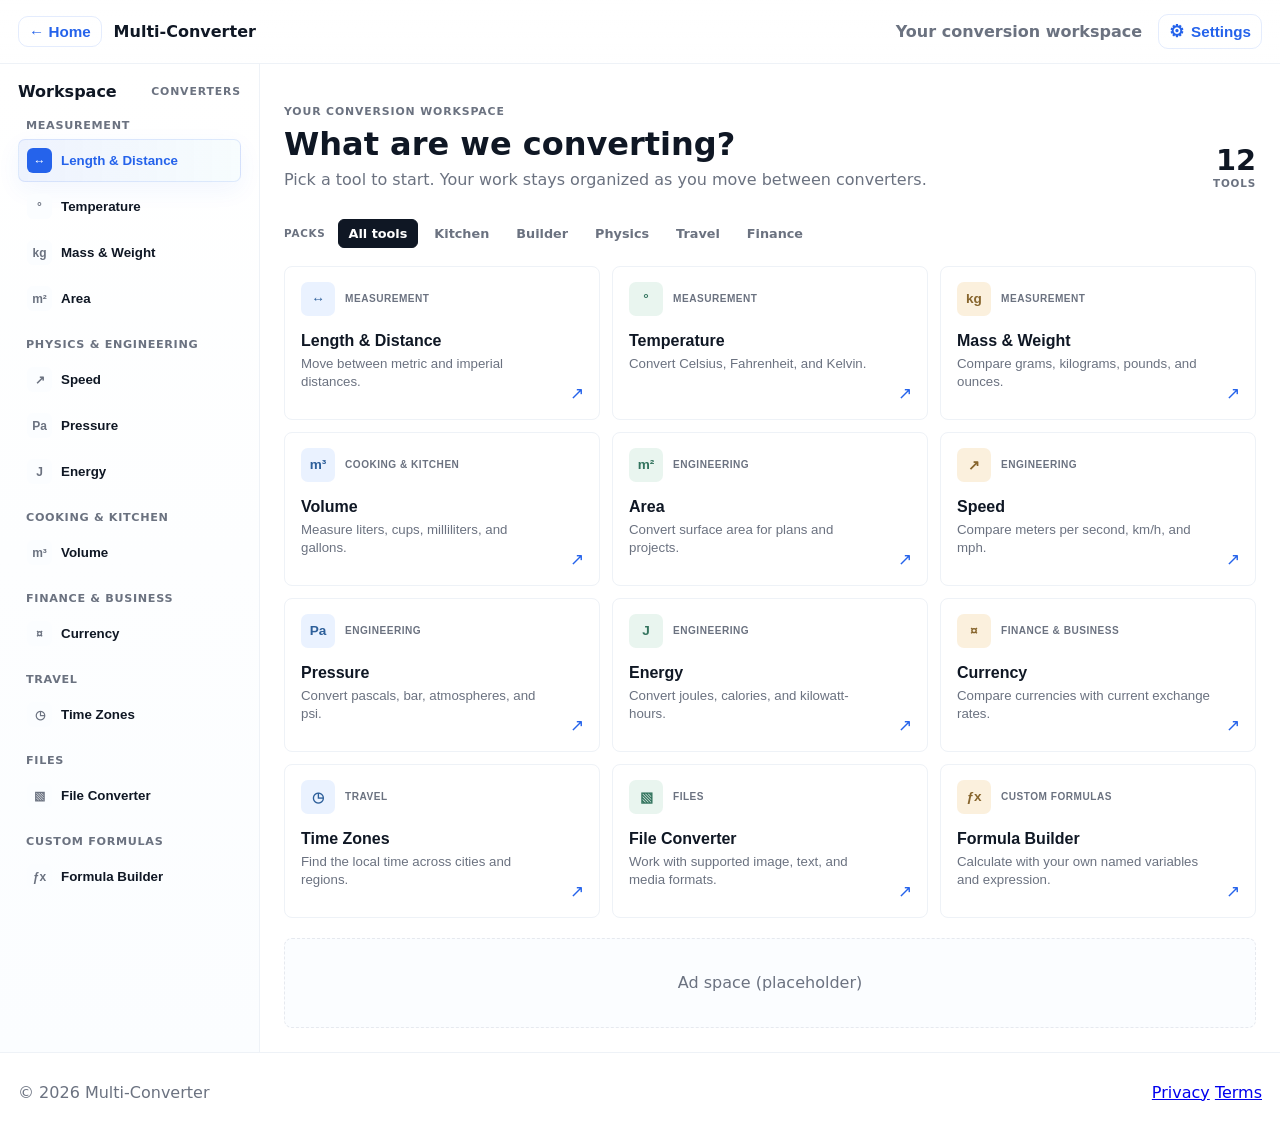
<file: index.html>
<!doctype html>
<html lang="en">
<head>
  <meta charset="utf-8" />
  <meta name="viewport" content="width=device-width,initial-scale=1" />
  <title>Multi-Converter</title>
  <link rel="stylesheet" href="css/styles.css" />
</head>
<body>
  <div class="app" id="app">
    <header class="site-header">
      <div class="header-left">
        <button id="homeBtn" class="btn ghost small">← Home</button>
        <div class="logo">Multi-Converter</div>
      </div>
      <div class="header-right">
        <span class="header-tagline">Your conversion workspace</span>
        <div class="settings-menu">
          <button id="settingsBtn" class="btn ghost small settings-button" type="button" aria-expanded="false" aria-controls="settingsPanel">
            <span aria-hidden="true">&#9881;</span> Settings
          </button>
          <div id="settingsPanel" class="settings-panel" role="group" aria-label="Settings" hidden>
            <label class="settings-toggle" for="darkModeToggle">
              <span>Dark mode</span>
              <input id="darkModeToggle" type="checkbox" />
            </label>
            <label class="font-size-setting" for="fontSizeRange">
              <span>Font size <output id="fontSizeValue" for="fontSizeRange">16 px</output></span>
              <input id="fontSizeRange" type="range" min="14" max="20" step="1" value="16" />
            </label>
          </div>
        </div>
      </div>
    </header>

    <aside class="sidebar" aria-label="Tools sidebar">
      <div class="sidebar-heading">
        <h4>Workspace</h4>
        <span class="sidebar-kicker">CONVERTERS</span>
      </div>
      <nav class="nav-groups" aria-label="Converter categories">
        <section class="nav-group">
          <h5>Measurement</h5>
          <ul class="nav-list" role="list">
            <li><button data-tool="unit" data-category="length" class="nav-btn active"><span class="nav-icon">↔</span>Length &amp; Distance</button></li>
            <li><button data-tool="unit" data-category="temperature" class="nav-btn"><span class="nav-icon">°</span>Temperature</button></li>
            <li><button data-tool="unit" data-category="weight" class="nav-btn"><span class="nav-icon">kg</span>Mass &amp; Weight</button></li>
            <li><button data-tool="unit" data-category="area" class="nav-btn"><span class="nav-icon">m²</span>Area</button></li>
          </ul>
        </section>
        <section class="nav-group">
          <h5>Physics &amp; Engineering</h5>
          <ul class="nav-list" role="list">
            <li><button data-tool="unit" data-category="speed" class="nav-btn"><span class="nav-icon">↗</span>Speed</button></li>
            <li><button data-tool="unit" data-category="pressure" class="nav-btn"><span class="nav-icon">Pa</span>Pressure</button></li>
            <li><button data-tool="unit" data-category="energy" class="nav-btn"><span class="nav-icon">J</span>Energy</button></li>
          </ul>
        </section>
        <section class="nav-group">
          <h5>Cooking &amp; Kitchen</h5>
          <ul class="nav-list" role="list">
            <li><button data-tool="unit" data-category="volume" class="nav-btn"><span class="nav-icon">m³</span>Volume</button></li>
          </ul>
        </section>
        <section class="nav-group">
          <h5>Finance &amp; Business</h5>
          <ul class="nav-list" role="list">
            <li><button data-tool="currency" class="nav-btn"><span class="nav-icon">¤</span>Currency</button></li>
          </ul>
        </section>
        <section class="nav-group">
          <h5>Travel</h5>
          <ul class="nav-list" role="list">
            <li><button data-tool="timezone" class="nav-btn"><span class="nav-icon">◷</span>Time Zones</button></li>
          </ul>
        </section>
        <section class="nav-group">
          <h5>Files</h5>
          <ul class="nav-list" role="list">
            <li><button data-tool="file" class="nav-btn"><span class="nav-icon">▧</span>File Converter</button></li>
          </ul>
        </section>
        <section class="nav-group">
          <h5>Custom Formulas</h5>
          <ul class="nav-list" role="list">
            <li><button data-tool="formula" class="nav-btn"><span class="nav-icon">ƒx</span>Formula Builder</button></li>
          </ul>
        </section>
      </nav>
    </aside>

    <main class="main" id="main">
      <!-- Landing -->
      <section id="landing">
        <div class="catalog-heading">
          <div>
            <span class="eyebrow">YOUR CONVERSION WORKSPACE</span>
            <h1>What are we converting?</h1>
            <p class="muted">Pick a tool to start. Your work stays organized as you move between converters.</p>
          </div>
          <div class="catalog-count"><strong id="toolCount">12</strong><span>TOOLS</span></div>
        </div>
        <div class="pack-toolbar" role="toolbar" aria-label="Converter packs">
          <span class="pack-label">PACKS</span>
          <button class="pack-btn active" type="button" data-pack="all" aria-pressed="true">All tools</button>
          <button class="pack-btn" type="button" data-pack="kitchen" aria-pressed="false">Kitchen</button>
          <button class="pack-btn" type="button" data-pack="builder" aria-pressed="false">Builder</button>
          <button class="pack-btn" type="button" data-pack="physics" aria-pressed="false">Physics</button>
          <button class="pack-btn" type="button" data-pack="travel" aria-pressed="false">Travel</button>
          <button class="pack-btn" type="button" data-pack="finance" aria-pressed="false">Finance</button>
        </div>
        <div class="landing-grid" id="landingGrid">
          <button class="tool-card open-tool" data-tool="unit" data-category="length" data-packs="builder physics travel">
            <span class="tool-card-top"><span class="tool-icon">↔</span><span class="tool-category">MEASUREMENT</span></span>
            <span class="tool-name">Length &amp; Distance</span><span class="tool-description">Move between metric and imperial distances.</span><span class="tool-arrow" aria-hidden="true">↗</span>
          </button>
          <button class="tool-card open-tool" data-tool="unit" data-category="temperature" data-packs="travel kitchen">
            <span class="tool-card-top"><span class="tool-icon">°</span><span class="tool-category">MEASUREMENT</span></span>
            <span class="tool-name">Temperature</span><span class="tool-description">Convert Celsius, Fahrenheit, and Kelvin.</span><span class="tool-arrow" aria-hidden="true">↗</span>
          </button>
          <button class="tool-card open-tool" data-tool="unit" data-category="weight" data-packs="kitchen builder physics">
            <span class="tool-card-top"><span class="tool-icon">kg</span><span class="tool-category">MEASUREMENT</span></span>
            <span class="tool-name">Mass &amp; Weight</span><span class="tool-description">Compare grams, kilograms, pounds, and ounces.</span><span class="tool-arrow" aria-hidden="true">↗</span>
          </button>
          <button class="tool-card open-tool" data-tool="unit" data-category="volume" data-packs="kitchen builder">
            <span class="tool-card-top"><span class="tool-icon">m³</span><span class="tool-category">COOKING &amp; KITCHEN</span></span>
            <span class="tool-name">Volume</span><span class="tool-description">Measure liters, cups, milliliters, and gallons.</span><span class="tool-arrow" aria-hidden="true">↗</span>
          </button>
          <button class="tool-card open-tool" data-tool="unit" data-category="area" data-packs="builder physics">
            <span class="tool-card-top"><span class="tool-icon">m²</span><span class="tool-category">ENGINEERING</span></span>
            <span class="tool-name">Area</span><span class="tool-description">Convert surface area for plans and projects.</span><span class="tool-arrow" aria-hidden="true">↗</span>
          </button>
          <button class="tool-card open-tool" data-tool="unit" data-category="speed" data-packs="physics travel">
            <span class="tool-card-top"><span class="tool-icon">↗</span><span class="tool-category">ENGINEERING</span></span>
            <span class="tool-name">Speed</span><span class="tool-description">Compare meters per second, km/h, and mph.</span><span class="tool-arrow" aria-hidden="true">↗</span>
          </button>
          <button class="tool-card open-tool" data-tool="unit" data-category="pressure" data-packs="physics">
            <span class="tool-card-top"><span class="tool-icon">Pa</span><span class="tool-category">ENGINEERING</span></span>
            <span class="tool-name">Pressure</span><span class="tool-description">Convert pascals, bar, atmospheres, and psi.</span><span class="tool-arrow" aria-hidden="true">↗</span>
          </button>
          <button class="tool-card open-tool" data-tool="unit" data-category="energy" data-packs="physics">
            <span class="tool-card-top"><span class="tool-icon">J</span><span class="tool-category">ENGINEERING</span></span>
            <span class="tool-name">Energy</span><span class="tool-description">Convert joules, calories, and kilowatt-hours.</span><span class="tool-arrow" aria-hidden="true">↗</span>
          </button>
          <button class="tool-card open-tool" data-tool="currency" data-packs="finance travel">
            <span class="tool-card-top"><span class="tool-icon">¤</span><span class="tool-category">FINANCE &amp; BUSINESS</span></span>
            <span class="tool-name">Currency</span><span class="tool-description">Compare currencies with current exchange rates.</span><span class="tool-arrow" aria-hidden="true">↗</span>
          </button>
          <button class="tool-card open-tool" data-tool="timezone" data-packs="travel">
            <span class="tool-card-top"><span class="tool-icon">◷</span><span class="tool-category">TRAVEL</span></span>
            <span class="tool-name">Time Zones</span><span class="tool-description">Find the local time across cities and regions.</span><span class="tool-arrow" aria-hidden="true">↗</span>
          </button>
          <button class="tool-card open-tool" data-tool="file" data-packs="all">
            <span class="tool-card-top"><span class="tool-icon">▧</span><span class="tool-category">FILES</span></span>
            <span class="tool-name">File Converter</span><span class="tool-description">Work with supported image, text, and media formats.</span><span class="tool-arrow" aria-hidden="true">↗</span>
          </button>
          <button class="tool-card open-tool" data-tool="formula" data-packs="all">
            <span class="tool-card-top"><span class="tool-icon">ƒx</span><span class="tool-category">CUSTOM FORMULAS</span></span>
            <span class="tool-name">Formula Builder</span><span class="tool-description">Calculate with your own named variables and expression.</span><span class="tool-arrow" aria-hidden="true">↗</span>
          </button>
        </div>
      </section>

      <!-- Converter view -->
      <section id="converterView" class="hidden">
        <div class="converter-layout">
          <!-- Left column: converter blocks (stackable) -->
          <div class="converter-left-column" id="converterColumn" aria-live="polite">
            <div class="converter-block header-block">
              <div class="converter-top">
                <h2 id="converterTitle">Unit Converter</h2>
                <div class="converter-sub muted">Create one or more conversion blocks. Each result appears in the summary.</div>
              </div>
            </div>

            <!-- container where converter blocks are appended -->
            <div id="blocksContainer"></div>

            <!-- Add another converter block -->
            <div class="add-block-row">
              <button id="addBlockBtn" class="btn">＋ Add converter</button>
            </div>
          </div>

          <!-- Right column: summary bar -->
          <aside class="summary-bar" id="summaryBar" aria-label="Conversion summary">
            <div class="summary-header">
              <h4>Summary</h4>
              <div class="summary-sub muted">Recent conversions</div>
            </div>
            <div id="summaryList" class="summary-list" role="list"></div>
            <div class="summary-footer">
              <button id="exportSummaryBtn" class="btn ghost small">Export CSV</button>
              <button id="exportAllSummaryBtn" class="btn ghost small">Export All CSV</button>
              <div class="muted" style="margin-top:8px;">Results update as you convert. Click an item to copy.</div>
            </div>
          </aside>
        </div>
      </section>

      <!-- Placeholder for other tools -->
      <section id="otherView" class="hidden">
        <div class="card">
          <h3 id="otherTitle">Tool</h3>
          <p id="otherDesc" class="muted">Placeholder for the selected tool. Implement the tool UI here.</p>
          <div style="margin-top:12px">
            <button class="btn" id="backToLanding">Back</button>
          </div>
        </div>
      </section>

      <!-- Ad area reserved above footer -->
      <div class="ad-slot" id="adSlot" aria-hidden="true">
        <div class="ad-placeholder">Ad space (placeholder)</div>
      </div>
    </main>

    <footer class="site-footer">
      <div class="footer-inner">
        <p class="footer-text">© 2026 Multi-Converter</p>
        <nav class="footer-nav" aria-label="Footer navigation">
          <a href="#" class="nav-link">Privacy</a>
          <a href="#" class="nav-link">Terms</a>
        </nav>
      </div>
    </footer>
  </div>

  <script src="js/units.js"></script>
  <script src="js/currency.js"></script>
  <script src="js/timezone.js"></script>
  <script src="js/app.js"></script>
</body>
</html>
</file>
<file: css/styles.css>
:root{
  --bg:#ffffff; --surface:#ffffff; --surface-muted:#fbfdff;
  --text:#0f1724; --muted:#6b7280; --accent:#2563eb;
  --border:#eef2f7; --border-strong:#e6e9ef;
  --header-surface:linear-gradient(180deg,rgba(255,255,255,0.9),rgba(255,255,255,0.8));
  --sidebar-surface:linear-gradient(180deg,#fff,#fbfdff);
  --radius:12px; --transition:200ms; --app-font-size:16px;
}
body[data-theme="dark"]{
  --bg:#171b1a; --surface:#222927; --surface-muted:#1d2422;
  --text:#e7eeeb; --muted:#a4b0ab; --accent:#83c7b2;
  --border:#35413d; --border-strong:#46534e;
  --header-surface:linear-gradient(180deg,#222927,#1d2422);
  --sidebar-surface:linear-gradient(180deg,#222927,#1d2422);
}
*{box-sizing:border-box}
html,body{height:100%}
html{font-size:var(--app-font-size)}
body{margin:0;font-family:Inter,system-ui,-apple-system,Segoe UI,Roboto,Arial;background:var(--bg);color:var(--text);-webkit-font-smoothing:antialiased}

/* App grid: header, content, footer */
.app{
  display:grid;
  grid-template-columns:260px 1fr;
  grid-template-rows:64px 1fr 80px;
  min-height:100vh;
}

/* Header */
.site-header{
  grid-column:1/-1;
  display:flex;
  align-items:center;
  justify-content:space-between;
  padding:10px 18px;
  border-bottom:1px solid var(--border);
  background:var(--header-surface);
  position:sticky;
  top:0;
  z-index:30;
  height:64px;
}
.header-left{display:flex;align-items:center;gap:12px}
.logo{font-weight:700}
.header-right{display:flex;align-items:center;gap:16px;color:var(--muted);font-weight:600}
.settings-menu{position:relative}
.settings-button{display:flex;align-items:center;gap:7px}
.settings-button span{font-size:1.1em}
.settings-panel{position:absolute;top:calc(100% + 10px);right:0;z-index:40;width:260px;padding:14px;background:var(--surface);color:var(--text);border:1px solid var(--border);border-radius:8px;box-shadow:0 12px 32px rgba(16,24,40,0.18);display:grid;gap:16px}
.settings-panel[hidden]{display:none}
.settings-toggle,.font-size-setting{display:flex;align-items:center;justify-content:space-between;gap:12px}
.settings-toggle input{width:18px;height:18px;accent-color:var(--accent)}
.font-size-setting{display:grid;gap:8px}
.font-size-setting span{display:flex;justify-content:space-between;gap:8px}
.font-size-setting input{width:100%;accent-color:var(--accent)}

/* Sidebar */
.sidebar{
  padding:18px;
  border-right:1px solid var(--border);
  background:var(--sidebar-surface);
  height:100%;
  overflow:auto;
}
.sidebar-heading{display:flex;align-items:center;justify-content:space-between;margin-bottom:18px}
.sidebar h4{margin:0;color:var(--text);font-size:1rem}
.sidebar-kicker,.eyebrow{color:var(--muted);font-size:0.68rem;font-weight:800;letter-spacing:0.08em}
.nav-groups{display:flex;flex-direction:column;gap:18px}
.nav-group h5{margin:0 0 7px;padding-left:8px;color:var(--muted);font-size:0.7rem;font-weight:800;letter-spacing:0.06em;text-transform:uppercase}
.nav-list{list-style:none;padding:0;margin:0;display:flex;flex-direction:column;gap:3px}
.nav-btn{width:100%;display:flex;align-items:center;gap:9px;padding:8px;border-radius:7px;border:1px solid transparent;background:transparent;cursor:pointer;color:var(--text);font-weight:600;text-align:left;transition:all var(--transition)}
.nav-icon{width:25px;height:25px;display:inline-grid;place-items:center;flex:none;border-radius:6px;background:var(--surface-muted);color:var(--muted);font-size:0.75rem;font-weight:800}
.nav-btn:hover{background:var(--surface);color:var(--accent)}
.nav-btn.active{background:linear-gradient(90deg, rgba(37,99,235,0.08), rgba(6,182,212,0.03));border:1px solid rgba(37,99,235,0.12);color:var(--accent);box-shadow:0 8px 24px rgba(37,99,235,0.06)}
.nav-btn.active .nav-icon{background:var(--accent);color:#fff}

/* Main content area */
.main{
  padding:24px;
  overflow:auto;
  min-height:0;
}

/* Landing grid and cards */
.muted{color:var(--muted)}
.catalog-heading{display:flex;align-items:flex-end;justify-content:space-between;gap:20px;margin:12px 0 26px}
.catalog-heading h1{margin:7px 0;font-size:2rem;line-height:1.15}
.catalog-heading p{margin:0;color:var(--muted)}
.catalog-count{display:grid;justify-items:end;gap:2px;color:var(--muted)}
.catalog-count strong{color:var(--text);font-size:1.8rem;line-height:1}
.catalog-count span{font-size:0.65rem;font-weight:800;letter-spacing:0.08em}
.pack-toolbar{display:flex;align-items:center;gap:5px;overflow-x:auto;margin:0 0 14px;padding:4px 0}
.pack-label{margin-right:7px;color:var(--muted);font-size:0.65rem;font-weight:800;letter-spacing:0.07em}
.pack-btn{flex:none;padding:6px 10px;border:1px solid transparent;border-radius:6px;background:transparent;color:var(--muted);font:inherit;font-size:0.8rem;font-weight:650;cursor:pointer}
.pack-btn:hover{color:var(--text);background:var(--surface-muted)}
.pack-btn.active{background:var(--text);color:var(--surface);border-color:var(--text)}
.landing-grid{display:grid;grid-template-columns:repeat(3,minmax(0,1fr));gap:12px;margin-top:0}
.card{background:var(--surface);border-radius:12px;padding:18px;box-shadow:0 8px 28px rgba(16,24,40,0.06);border:1px solid var(--border)}
.tool-card{position:relative;min-height:154px;display:flex;flex-direction:column;align-items:flex-start;padding:15px 16px 19px;border:1px solid var(--border);border-radius:8px;background:var(--surface);color:var(--text);text-align:left;cursor:pointer;transition:transform var(--transition),border-color var(--transition),box-shadow var(--transition)}
.tool-card[hidden]{display:none}
.tool-card:hover{transform:translateY(-2px);border-color:var(--accent);box-shadow:0 10px 24px rgba(16,24,40,0.08)}
.tool-card-top{width:100%;display:flex;align-items:center;gap:10px;margin-bottom:16px}
.tool-icon{width:34px;height:34px;display:grid;place-items:center;border-radius:7px;background:#eaf2ff;color:#2d5f9a;font-size:0.85rem;font-weight:800}
.tool-card:nth-child(3n + 2) .tool-icon{background:#e9f5ef;color:#33745e}
.tool-card:nth-child(3n) .tool-icon{background:#fbf0dd;color:#87652d}
.tool-category{color:var(--muted);font-size:0.63rem;font-weight:800;letter-spacing:0.05em}
.tool-name{font-size:1rem;font-weight:750}
.tool-description{max-width:90%;margin-top:5px;color:var(--muted);font-size:0.83rem;line-height:1.4}
.tool-arrow{position:absolute;right:15px;bottom:15px;color:var(--accent);font-size:1.05rem}
.card h3{margin:0 0 8px 0}
.card p{margin:0 0 12px 0}
.card-actions{display:flex;gap:8px}
.btn{padding:8px 12px;border-radius:10px;border:0;background:var(--accent);color:#fff;font-weight:700;cursor:pointer;transition:transform var(--transition),box-shadow var(--transition)}
.btn.ghost{background:transparent;color:var(--accent);border:1px solid rgba(37,99,235,0.12)}
.btn.small{padding:6px 10px;font-size:0.95rem}
.btn:hover{transform:translateY(-3px);box-shadow:0 10px 30px rgba(37,99,235,0.12)}

/* Converter layout: left column (blocks) + right summary bar */
.converter-layout{
  display:flex;
  gap:20px;
  align-items:flex-start;
}

/* Left column: stack of converter blocks */
.converter-left-column{
  width:720px; /* left column width */
  display:flex;
  flex-direction:column;
  gap:14px;
}

/* Header block (title) */
.header-block{background:transparent;padding:0;border:0}

/* Individual converter block */
.converter-block {
  background:var(--surface);
  border-radius:12px;
  padding:16px;
  border:1px solid var(--border);
  box-shadow:0 8px 24px rgba(16,24,40,0.04);
}
.converter-top h2{margin:0}
.converter-sub{margin-top:6px}

/* Controls inside each block */
.block-controls{
  display:grid;
  grid-template-columns:repeat(3, minmax(0, 1fr));
  gap:12px;
  align-items:end;
  margin-top:12px;
}
.block-controls .control-group{display:flex;flex-direction:column}
.block-controls label{font-weight:700;margin-bottom:6px}
.block-controls input, .block-controls select{padding:10px;border-radius:8px;border:1px solid var(--border-strong);background:var(--surface);color:var(--text)}
.formula-controls{grid-template-columns:minmax(0,1fr) minmax(0,2fr)}
.formula-variables{display:grid;grid-template-columns:repeat(3,minmax(0,1fr));gap:12px;margin-top:12px}
.formula-variable{display:grid;gap:6px;font-weight:700}
.formula-variable-inputs{display:grid;grid-template-columns:minmax(56px,0.65fr) minmax(0,1fr);gap:6px}
.formula-variable-inputs input{min-width:0;width:100%;padding:9px;border:1px solid var(--border-strong);border-radius:7px;background:var(--surface);color:var(--text)}
.block-actions{display:flex;gap:8px;align-items:center}
.control-actions{
  display:flex;
  justify-content:flex-start;
  margin-top:12px;
}
.control-actions > div {
  display:flex;
  align-items:center;
  gap:12px;
  flex-wrap:wrap;
}

/* Block footer: small actions */
.block-footer{
  display:flex;
  justify-content:space-between;
  align-items:center;
  margin-top:12px;
}
.block-remove{background:transparent;border:0;color:var(--muted);cursor:pointer}

/* Add block row */
.add-block-row{display:flex;justify-content:flex-start;padding:6px 0}

/* Summary bar on the right */
.summary-bar{
  width:320px;
  background:var(--surface-muted);
  border-radius:12px;
  padding:14px;
  border:1px solid var(--border);
  box-shadow:0 8px 24px rgba(16,24,40,0.04);
  height:fit-content;
  max-height:70vh;
  overflow:auto;
  position:sticky;
  top:84px;
}
.summary-header h4{margin:0}
.summary-list{margin-top:12px;display:flex;flex-direction:column;gap:8px}
.summary-item{
  padding:10px;border-radius:8px;background:var(--surface);border:1px solid var(--border);display:flex;justify-content:space-between;align-items:center;gap:8px;cursor:pointer;
}
.summary-item .text{color:var(--text);font-weight:700}
.summary-item .meta{color:var(--muted);font-size:0.9rem}
.summary-footer{margin-top:12px;font-size:0.9rem}

/* Ad slot above footer */
.ad-slot{
  margin-top:20px;
  display:flex;
  align-items:center;
  justify-content:center;
  min-height:90px;
}
.ad-placeholder{
  width:100%;
  max-width:980px;
  height:90px;
  border-radius:8px;
  border:1px dashed var(--border-strong);
  display:flex;
  align-items:center;
  justify-content:center;
  color:var(--muted);
  background:var(--surface-muted);
}

/* Footer */
.site-footer{
  grid-column:1/-1;
  display:flex;
  align-items:center;
  justify-content:space-between;
  padding:12px 18px;
  border-top:1px solid var(--border);
  height:80px;
  background:var(--header-surface);
}
.footer-inner{display:flex;align-items:center;justify-content:space-between;width:100%}
.footer-text{color:var(--muted)}

/* Responsive */
@media (max-width:1100px){
  .converter-left-column{width:100%}
  .converter-layout{flex-direction:column}
  .summary-bar{position:relative;top:auto;max-height:none;width:100%}
  .landing-grid{grid-template-columns:repeat(2,minmax(0,1fr))}
}
@media (max-width:720px){
  .app{grid-template-columns:1fr;grid-template-rows:64px minmax(0,35vh) minmax(0,1fr) 80px;height:100vh;min-height:0}
  .sidebar{grid-row:2;padding:12px;border-right:0;border-bottom:1px solid var(--border);height:auto;max-height:none;min-height:0}
  .main{grid-row:3;min-height:0}
  .site-footer{grid-row:4}
  .nav-groups{display:grid;grid-template-columns:repeat(2,minmax(0,1fr));gap:14px}
  .landing-grid{grid-template-columns:1fr}
  .catalog-heading{align-items:flex-start}
  .catalog-heading h1{font-size:1.6rem}
  .catalog-count{display:none}
  .pack-toolbar{margin-right:-12px}
  .block-controls{grid-template-columns:1fr;gap:10px;align-items:start}
  .formula-variables{grid-template-columns:1fr}
  .header-tagline{display:none}
}
button:focus, select:focus, input:focus{outline:3px solid rgba(37,99,235,0.12);outline-offset:2px}
</file>
